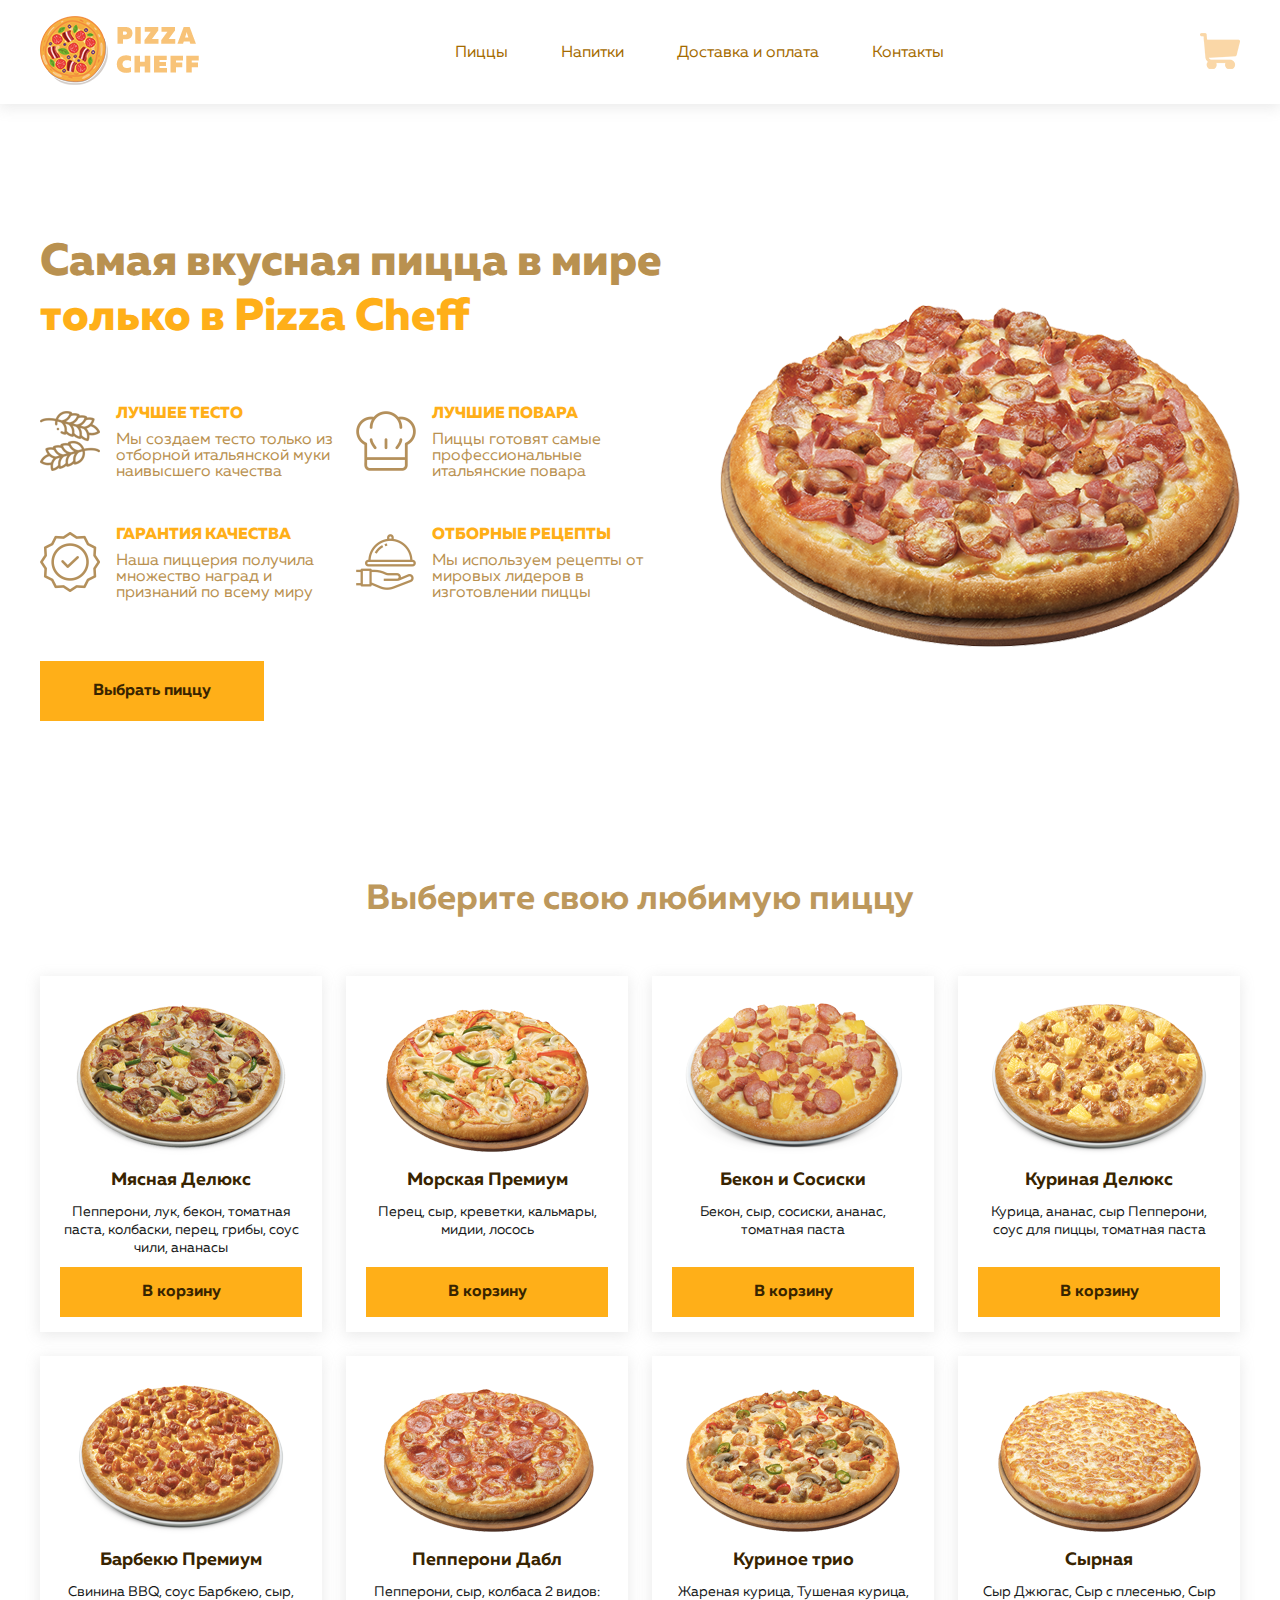
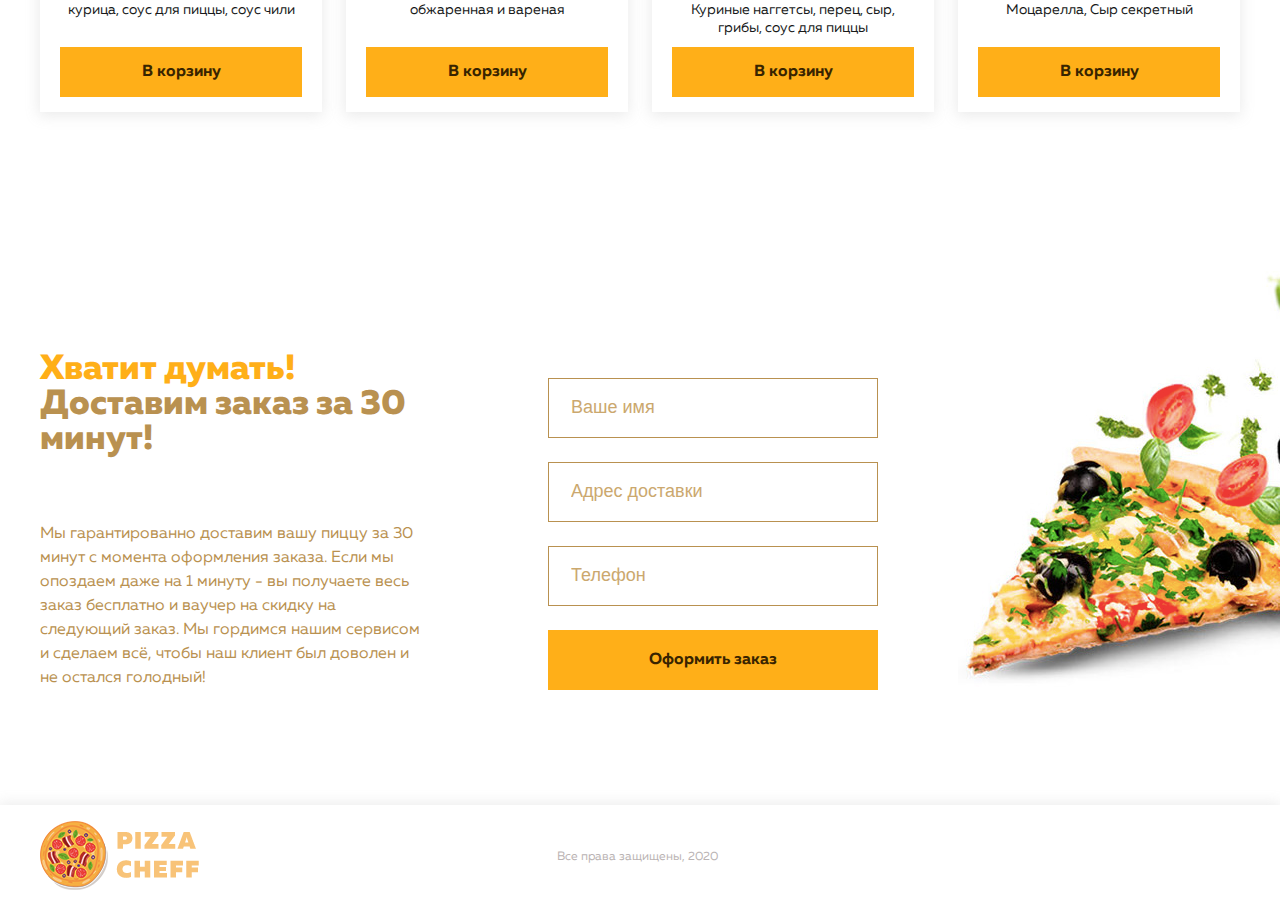
<file: 12.Адаптивная верстка/index.html>
<!DOCTYPE html>
<html lang="en">
<head>
    <meta charset="UTF-8">
    <meta name="viewport" content="width=device-width, initial-scale=1.0">
    <meta name="viewport" content="width=device-width, initial-scale=1">
    <link rel="stylesheet" href="css/style.css">
    <link rel="stylesheet" href="css/adaptive.css">
    <title>Document</title>
</head>
<body>
    
<header class="header">
    <div class="container">
        <div class="burger" id="burger">
            <svg xmlns="http://www.w3.org/2000/svg" id="Layer_1" enable-background="new 0 0 512 512" height="512"
                viewBox="0 0 512 512" width="512">
                <path
                    d="m464.883 64.267h-417.766c-25.98 0-47.117 21.136-47.117 47.149 0 25.98 21.137 47.117 47.117 47.117h417.766c25.98 0 47.117-21.137 47.117-47.117 0-26.013-21.137-47.149-47.117-47.149z" />
                <path
                    d="m464.883 208.867h-417.766c-25.98 0-47.117 21.136-47.117 47.149 0 25.98 21.137 47.117 47.117 47.117h417.766c25.98 0 47.117-21.137 47.117-47.117 0-26.013-21.137-47.149-47.117-47.149z" />
                <path
                    d="m464.883 353.467h-417.766c-25.98 0-47.117 21.137-47.117 47.149 0 25.98 21.137 47.117 47.117 47.117h417.766c25.98 0 47.117-21.137 47.117-47.117 0-26.012-21.137-47.149-47.117-47.149z" />
            </svg>
        </div>
        <div class="logo">
            <img src="images/logo.png" alt="logo">
        </div>
        <nav class="menu" id="menu">
            <div class="close">
                <svg xmlns="http://www.w3.org/2000/svg" xmlns:xlink="http://www.w3.org/1999/xlink" version="1.1" id="Layer_1" x="0px"
                    y="0px" viewBox="0 0 492 492" style="enable-background:new 0 0 492 492;" xml:space="preserve">
                    <g>
                        <g>
                            <path
                                d="M300.188,246L484.14,62.04c5.06-5.064,7.852-11.82,7.86-19.024c0-7.208-2.792-13.972-7.86-19.028L468.02,7.872    c-5.068-5.076-11.824-7.856-19.036-7.856c-7.2,0-13.956,2.78-19.024,7.856L246.008,191.82L62.048,7.872    c-5.06-5.076-11.82-7.856-19.028-7.856c-7.2,0-13.96,2.78-19.02,7.856L7.872,23.988c-10.496,10.496-10.496,27.568,0,38.052    L191.828,246L7.872,429.952c-5.064,5.072-7.852,11.828-7.852,19.032c0,7.204,2.788,13.96,7.852,19.028l16.124,16.116    c5.06,5.072,11.824,7.856,19.02,7.856c7.208,0,13.968-2.784,19.028-7.856l183.96-183.952l183.952,183.952    c5.068,5.072,11.824,7.856,19.024,7.856h0.008c7.204,0,13.96-2.784,19.028-7.856l16.12-16.116    c5.06-5.064,7.852-11.824,7.852-19.028c0-7.204-2.792-13.96-7.852-19.028L300.188,246z" />
                        </g>
                    </g>
                </svg>
            </div>
            <ul>
                <li class="menu-item">
                    <a href="#">Пиццы</a>
                </li>
                <li class="menu-item">
                    <a href="#">Напитки</a>
                </li>
                <li class="menu-item">
                    <a href="#">Доставка и оплата</a>
                </li>
                <li class="menu-item">
                    <a href="#">Контакты</a>
                </li>
            </ul>
        </nav>
        <div class="cart">
            <img src="images/commerce-and-shopping.png" alt="Cart">
        </div>
    </div>
</header>

<section class="main">
    <div class="container">
        <div class="main-info">
            <h1 class="double-title">
                Самая вкусная пицца в мире
                <span>только в Pizza Cheff</span>
            </h1>
            <div class="main-advantages">
                <div class="advantage">
                    <div class="advantage-image">
                        <img src="images/hop.png" alt="Hop">
                    </div>
                    <div class="advantage-text">
                        <div class="advantage-title">
                            Лучшее тесто
                        </div>
                        <div class="advantage-description">
                            Мы создаем тесто только из
                            отборной итальянской муки
                            наивысшего качества
                        </div>
                    </div>
                </div>
                <div class="advantage">
                    <div class="advantage-image">
                        <img src="images/kitchen-pack.png" alt="Kitchen pack">
                    </div>
                    <div class="advantage-text">
                        <div class="advantage-title">
                            Лучшие повара
                        </div>
                        <div class="advantage-description">
                            Пиццы готовят самые
                            профессиональные
                            итальянские повара
                        </div>
                    </div>
                </div>
                <div class="advantage">
                    <div class="advantage-image">
                        <img src="images/seo-and-web.png" alt="Seo">
                    </div>
                    <div class="advantage-text">
                        <div class="advantage-title">
                            Гарантия качества
                        </div>
                        <div class="advantage-description">
                            Наша пиццерия получила
                            множество наград и
                            признаний по всему миру
                        </div>
                    </div>
                </div>
                <div class="advantage">
                    <div class="advantage-image">
                        <img src="images/holidays.png" alt="Holidays">
                    </div>
                    <div class="advantage-text">
                        <div class="advantage-title">
                            Отборные рецепты
                        </div>
                        <div class="advantage-description">
                            Мы используем рецепты
                            от мировых лидеров
                            в изготовлении пиццы
                        </div>
                    </div>
                </div>
            </div>
            <div class="main-action">
                <button class="btn">Выбрать пиццу</button>
            </div>
        </div>
        <div class="main-image">
            <img src="images/pizza_big.png" alt="Big pizza">
        </div>
    </div>
</section>

<section class="products">
    <div class="container">
        <h2 class="products-title">
            Выберите свою любимую пиццу 
        </h2>
        <div class="products-items">
            <div class="product">
                <div class="product-image">
                    <img src="images/pizza1.png" alt="pizza 1">
                </div>
                <div class="product-title">
                    Мясная Делюкс
                </div>
                <div class="product-text">
                    Пепперони, лук, бекон, томатная паста, колбаски, перец, грибы, соус чили, ананасы
                </div>
                <div class="product-action">
                    <button class="btn">В корзину</button>
                </div>
            </div>
            <div class="product">
                <div class="product-image">
                    <img src="images/pizza2.png" alt="pizza 2">
                </div>
                <div class="product-title">
                    Морская Премиум
                </div>
                <div class="product-text">
                    Перец, сыр, креветки, кальмары, мидии, лосось
                </div>
                <div class="product-action">
                    <button class="btn">В корзину</button>
                </div>
            </div>
            <div class="product">
                <div class="product-image">
                    <img src="images/pizza3.png" alt="pizza 3">
                </div>
                <div class="product-title">
                    Бекон и Сосиски
                </div>
                <div class="product-text">
                    Бекон, сыр, сосиски, ананас, томатная паста
                </div>
                <div class="product-action">
                    <button class="btn">В корзину</button>
                </div>
            </div>
            <div class="product">
                <div class="product-image">
                    <img src="images/pizza4.png" alt="pizza 4">
                </div>
                <div class="product-title">
                    Куриная Делюкс
                </div>
                <div class="product-text">
                    Курица, ананас, сыр Пепперони, соус для пиццы, томатная паста
                </div>
                <div class="product-action">
                    <button class="btn">В корзину</button>
                </div>
            </div>
            <div class="product">
                <div class="product-image">
                    <img src="images/pizza5.png" alt="pizza 5">
                </div>
                <div class="product-title">
                    Барбекю Премиум
                </div>
                <div class="product-text">
                    Свинина BBQ, соус Барбкею, сыр, курица, соус для пиццы, соус чили
                </div>
                <div class="product-action">
                    <button class="btn">В корзину</button>
                </div>
            </div>
            <div class="product">
                <div class="product-image">
                    <img src="images/pizza6.png" alt="pizza 6">
                </div>
                <div class="product-title">
                    Пепперони Дабл
                </div>
                <div class="product-text">
                    Пепперони, сыр, колбаса 2 видов: обжаренная и вареная
                </div>
                <div class="product-action">
                    <button class="btn">В корзину</button>
                </div>
            </div>
            <div class="product">
                <div class="product-image">
                    <img src="images/pizza7.png" alt="pizza 7">
                </div>
                <div class="product-title">
                    Куриное трио
                </div>
                <div class="product-text">
                    Жареная курица, Тушеная курица, Куриные наггетсы, перец, сыр, грибы, соус для пиццы
                </div>
                <div class="product-action">
                    <button class="btn">В корзину</button>
                </div>
            </div>
            <div class="product">
                <div class="product-image">
                    <img src="images/pizza8.png" alt="pizza 8">
                </div>
                <div class="product-title">
                    Сырная
                </div>
                <div class="product-text">
                    Сыр Джюгас, Сыр с плесенью, Сыр Моцарелла, Сыр секретный
                </div>
                <div class="product-action">
                    <button class="btn">В корзину</button>
                </div>
            </div>
        </div>
    </div>
</section>

<section class="order">
    <div class="container">
        <div class="order-text">
            <div class="order-text-title double-title">
                <span>Хватит думать!</span> Доставим заказ за 30 минут!
            </div>
            <div class="order-text-message">
                Мы гарантированно доставим вашу пиццу за 30 минут с момента оформления заказа. Если мы опоздаем даже на 1 минуту - вы
                получаете весь заказ бесплатно и ваучер на скидку на следующий заказ. Мы гордимся нашим сервисом и сделаем всё, чтобы
                наш клиент был доволен и не остался голодный!
            </div>
        </div>
        <div class="order-form">
            <input type="text" class="order-input" placeholder="Ваше имя">
            <input type="text" class="order-input" placeholder="Адрес доставки">
            <input type="text" class="order-input" placeholder="Телефон">
            <button class="btn">Оформить заказ</button>
        </div>
        <div class="order-image">
            <img src="images/pizzzzza.png" alt="pizzaaa">
        </div>
    </div>
</section>

<footer class="footer">
    <div class="container">
        <div class="logo">
            <img src="images/logo.png" alt="logo">
        </div>
        <div class="rights">Все права защищены, 2020</div>
    </div>
</footer>

<script>
    document.getElementById('burger').onclick = function () {
        document.getElementById('menu').classList.add('open');
    }

    document.querySelectorAll('#menu *').forEach((item) => {
        item.onclick = () => {
            document.getElementById('menu').classList.remove('open');
        }
    })
</script>

</body>
</html>
</file>
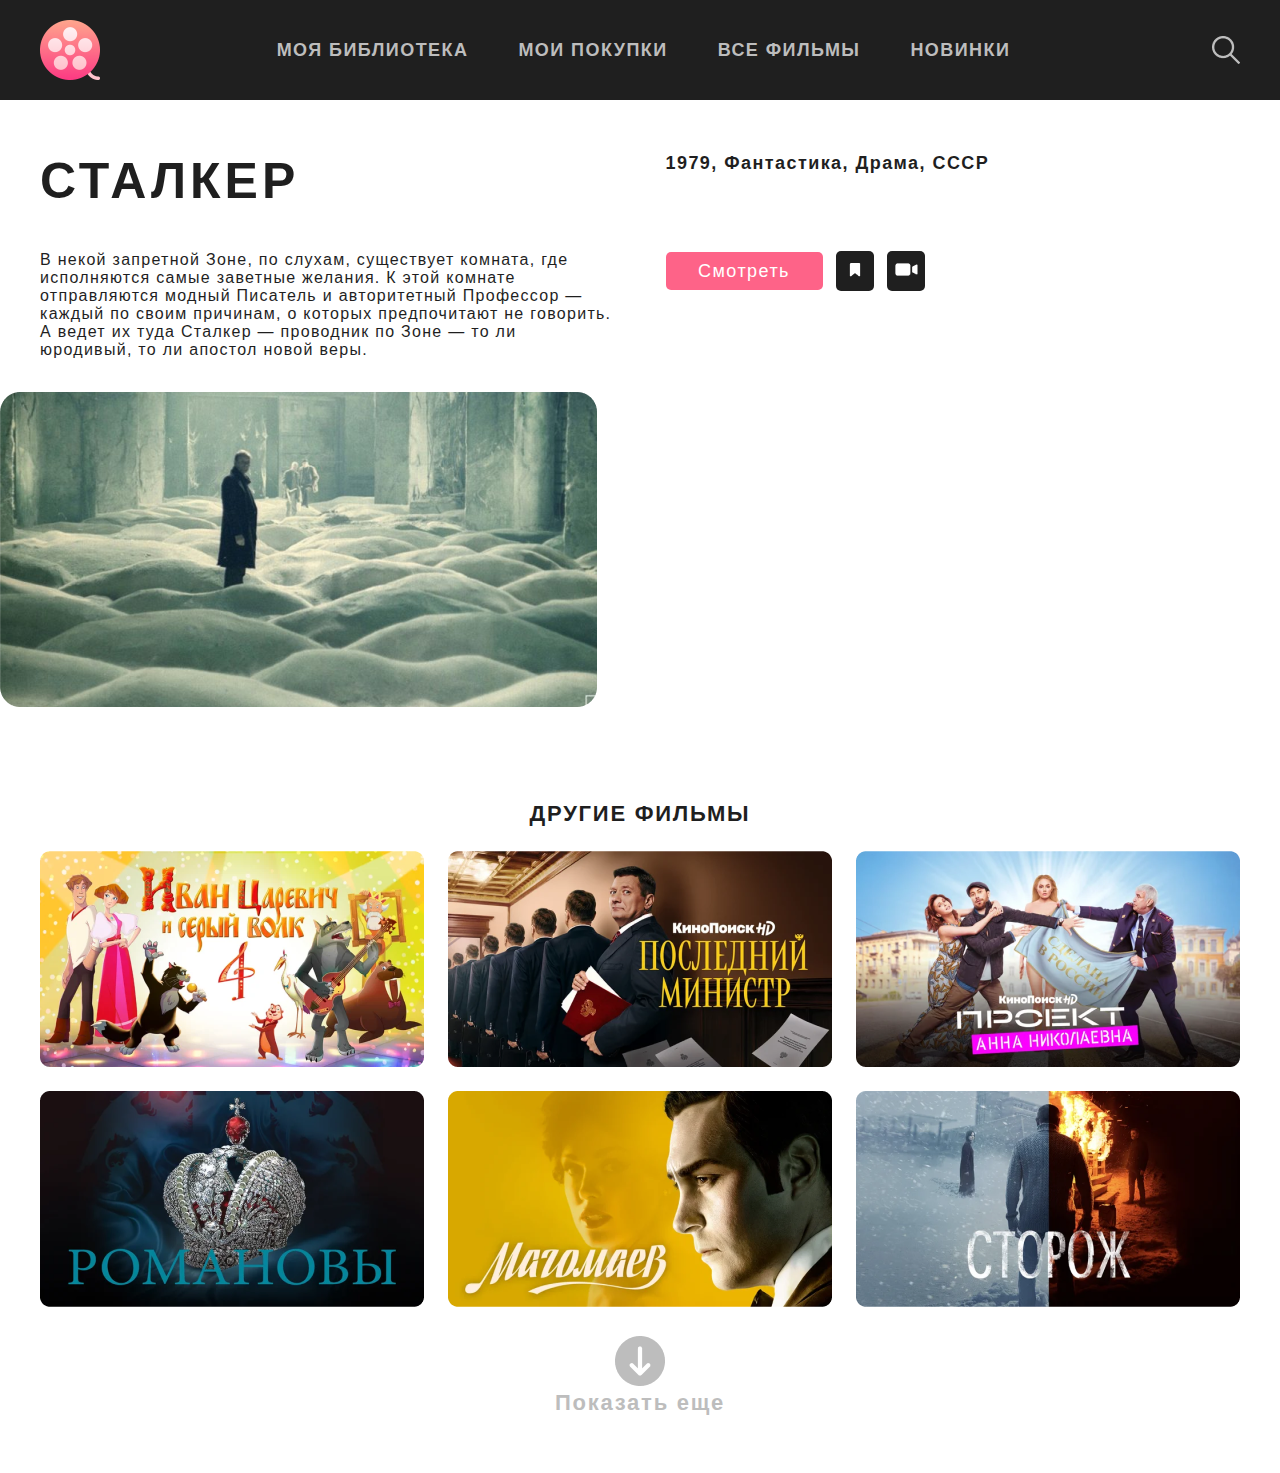
<file: 13.Css Grid Layout/index.html>
<!DOCTYPE html>
<html lang="en">
<head>
    <meta charset="UTF-8">
    <meta name="viewport" content="width=device-width, initial-scale=1.0">
    <link rel="stylesheet" href="css/style.css">
    <link rel="stylesheet" href="css/adaptive.css">
    <title>Document</title>
</head>
<body>

   <header class="header">
        <div class="container">
            <div class="burger">☰</div>
            <a href="#" class="logo">
                <img src="images/technology.png" alt="Логотип">
            </a>
            <nav class="menu">
                <ul>
                    <li>
                        <a href="#">моя библиотека</a>
                    </li>
                    <li>
                        <a href="#">мои покупки</a>
                    </li>
                    <li>
                        <a href="#">Все фильмы</a>
                    </li>
                    <li>
                        <a href="#">Новинки</a>
                    </li>
                </ul>
            </nav>
            <a href="#" class="header-search">
                <img src="images/icon.png" alt="Поиск">
            </a>
        </div>
    </header>

    <section class="main">
        <div class="container">
                <h1>Сталкер</h1>
                <div class="main-info-text">
                    1979, фантастика, драма, СССР
                </div>
                <div class="main-info-description">
                    В некой запретной Зоне, по слухам, существует комната, где исполняются самые заветные желания. К этой комнате
                    отправляются модный Писатель и авторитетный Профессор — каждый по своим причинам, о которых предпочитают не
                    говорить. А ведет их туда Сталкер — проводник по Зоне — то ли юродивый, то ли апостол новой веры.
                </div>
                <div class="main-action">
                    <a href="#" class="button button-pink">Смотреть</a>
                    <a href="#" class="button button-black button-black-bookmark"><img src="images/bookmark.png" alt="Закладка"></a>
                    <a href="#" class="button button-black button-black-camera"><img src="images/camera.png" alt="Камера"></a>
                </div>
            </div>
            <div class="main-image">
                <img src="images/stalker.png" alt="Изображение фильма сталкер">
            </div>
        </div>
    </section>

    <section class="films">
        <div class="container">
            <h2>Другие фильмы</h2>
            <div class="films-items">
                <a href="#" class="films-item">
                    <img src="images/image1.png" alt="Изображение фильма">
                </a>
                <a href="#" class="films-item">
                    <img src="images/image2.png" alt="Изображение фильма">
                </a>
                <a href="#" class="films-item">
                    <img src="images/image3.png" alt="Изображение фильма">
                </a>
                <a href="#" class="films-item">
                    <img src="images/image4.png" alt="Изображение фильма">
                </a>
                <a href="#" class="films-item">
                    <img src="images/image5.png" alt="Изображение фильма">
                </a>
                <a href="#" class="films-item">
                    <img src="images/image6.png" alt="Изображение фильма">
                </a>
            </div>
            <div class="films-more">
                <img src="images/arrows.png" alt="Иконка загрузки">
                <div class="show-more">Показать еще</div>
            </div>
        </div>
    </section>

</body>
</html>
</file>
<file: 12.Адаптивная верстка/css/style.css>
* {
    margin: 0;
    padding: 0;
}

@font-face {
    font-family: Muller;
    src: url("../fonts/MullerRegular.otf");
}

@font-face {
    font-family: MullerBold;
    src: url("../fonts/MullerBold.otf");
}

@font-face {
    font-family: MullerExtraBold;
    src: url("../fonts/MullerExtraBold.otf");
}

body {
    font-family: Muller, sans-serif;
}

.header {
    background-color: rgb(255, 255, 255);
    box-shadow: 0 3px 13.8px 1.2px rgba(152, 152, 152, 0.2);
    padding: 16px 0 15px 0;
}

.container {
    max-width: 1200px;
    margin: 0 auto;
}

.header .container {
    display: flex;
    align-items: center;
    justify-content: space-between;
}

.menu {
    justify-content: center;
}

.menu ul {
    list-style: none;
    display: flex;
    width: 489px;
    justify-content: space-between;
}

.menu-item a {
    text-decoration: none;
    font-size: 16px;
    color: rgb(164, 107, 0);
    line-height: 1;
}

.main {
    margin: 132px 0 81px 0;
}

.main .container {
    display: flex;
    align-items: center;
    justify-content: space-between;
}

.main-info {
    max-width: 622px;
}

.main-info h1 {
    font-size: 45px;
    font-family: MullerExtraBold, sans-serif;
    line-height: 1.222;
}

.double-title {
    color: rgb(185, 145, 80);
}

.double-title span{
    color: #ffaf18;
}

.main-advantages {
    margin-top: 13px;
    display: flex;
    flex-wrap: wrap;
    justify-content: space-between;
}

.advantage {
    max-width: 306px;
    display: flex;
    align-items: center;
    justify-content: space-between;
    margin-top: 47px;
}

.advantage-text {
    margin-left: 16px;
}

.advantage-title {
    font-size: 16px;
    font-family: MullerExtraBold, sans-serif;
    color: rgb(255, 175, 24);
    text-transform: uppercase;
    margin-bottom: 10px;
}

.advantage-description {
    font-size: 16px;
    color: rgb(185, 145, 80);
}

.main-action {
    margin-top: 60px;
}

.btn {
    background-color: rgb(255, 175, 24);
    width: 224px;
    height: 60px;
    cursor: pointer;
    outline: none;
    border: 0;
    padding: 22px;
    box-sizing: border-box;
    font-size: 16px;
    font-family: MullerBold, sans-serif;
    color: rgb(56, 36, 0);
}




.products {
    padding: 80px 0 120px 0;
}

.products-title {
    font-size: 35px;
    font-family: MullerBold, sans-serif;
    color: rgb(189, 152, 92);
    text-align: center;
}

.products-items {
    display: flex;
    margin-top: 35px;
    justify-content: space-between;
    flex-wrap: wrap;
}

.product {
    width: 282px;
    background-color: rgb(255, 255, 255);
    box-shadow: 0 3px 13.8px 1.2px rgba(152, 152, 152, 0.2);
    text-align: center;
    padding: 15px 20px;
    box-sizing: border-box;
    margin-top: 24px;
}

.product-image {
    height: 180px;
    display: flex;
    align-items: center;
    justify-content: center;
}

.product-title {
    font-size: 18px;
    font-family: MullerBold, sans-serif;
    color: rgb(56, 36, 0);
}

.product-text {
    font-size: 14px;
    color: rgb(24, 26, 26);
    line-height: 1.286;
    height: 49px;
    margin: 14px 0 15px 0;
}

.product-action .btn {
    width: 242px;
    height: 50px;
    padding: 17px;
}




.order {
    padding: 120px 0 115px 0;
    overflow: hidden;
}

.order .container {
    display: flex;
    align-items: flex-end;
    justify-content: space-between;
}

.order-text {
    max-width: 384px;
}

.order-text-title {
    font-size: 35px;
    font-family: MullerExtraBold, sans-serif;
    margin-bottom: 65px;
}

.order-text-message {
    font-size: 16px;
    color: rgb(185, 145, 80);
    line-height: 1.5;
}

.order-form {
    margin-left: 122px;
    max-width: 330px;
}

.order-input {
    border-width: 1px;
    border-color: rgb(185, 145, 80);
    border-style: solid;
    background-color: rgb(255, 255, 255);
    width: 330px;
    font-size: 18px;
    color: rgb(119, 94, 49);
    padding: 23px 22px 24px 22px;
    margin-bottom: 24px;
    box-sizing: border-box;
    height: 60px;
    outline: none;
}

.order-input::placeholder {
    color: rgb(203, 168, 110);
}

.order .btn {
    width: 330px;
    height: 60px;
}

.order-image {
    width: 282px;
    position: relative;
    margin-left: 78px;
}

.order-image img {
    position: absolute;
    bottom: -35px;
    left: 0;
}

.footer {
    background-color: rgb(255, 255, 255);
    box-shadow: 0px 0px 13.8px 1.2px rgba(152, 152, 152, 0.2);
    padding: 16px 0 15px 0;
}

.footer .container {
    display: flex;
    align-items: center;
}

.rights {
    font-size: 12px;
    color: rgb(186, 179, 179);
    margin-left: 358px;
}

.burger {
    display: none;
}

.close {
    display: none;
}
</file>
<file: 12.Адаптивная верстка/css/adaptive.css>
/* 1024-1229 */
@media screen and (max-width: 1229px) {
    .container {
        padding-left: 15px;
        padding-right: 15px;
    }

    .main-image {
        width: 400px;
    }

    .main-image img {
        max-width: 100%;
    }

    .products-items {
        justify-content: center;
    }

    .product {
        margin: 12px;
    }

    .order-form {
        margin-left: 45px;
    }

    .order .container {
        max-width: 1024px;
    }
}

/* 768-1023 */
@media screen and (max-width: 1023px) {
    .menu ul {
        width: 420px;
    }

    .main .container {
        flex-direction: column;
    }

    .main-image {
        order: 1;
    }

    .main-info {
        order: 2;
    }

    .main {
        margin-top: 70px;
    }

    .main-info h1 {
        text-align: center;
    }

    .main-action {
        text-align: center;
    }

    .products {
        padding-top: 0;
        padding-bottom: 40px;
    }

    .order {
        padding-top: 60px;
        position: relative;
    }

    .order-image {
        position: absolute;
        z-index: -1;
        right: calc(50% - 400px);
    }

    .order-image img {
        position: relative;
    }

    .order .container {
        justify-content: center;
    }
}

/* 425-767 */
@media screen and (max-width: 767px) {
    .footer .container {
        justify-content: space-between;
    }

    .rights {
        margin-left: 0;
    }

    .header .container {
        flex-wrap: wrap;
        justify-content: space-between;
        max-width: 390px;
    }

    .menu {
        order: 3;
        margin-top: 15px;
        flex-basis: 100%;
    }

    .menu ul {
        max-width: 390px;
    }

    .cart {
        margin-left: 20px;
    }

    .main-info h1 {
        line-height: 45px;
    }

    .main-advantages {
        max-width: 306px;
        margin-left: auto;
        margin-right: auto;
    }

    .order .container {
        flex-direction: column;
        align-items: center;
    }

    .order-text-title {
        text-align: center;
        margin-bottom: 30px;
    }

    .order-text-message {
        text-align: center;
        margin-bottom: 25px;
    }

    .order-form {
        margin-left: 0;
    }
}

/* 375-424 */
@media screen and (max-width: 424px) {

    .menu {
        display: none;
    }
    
    .menu {
        position: fixed;
        width: 100%;
        height: 100%;
        margin: 0;
        top: 0;
        left: 0;
        background: #000000c9;
    }

    .menu ul {
        flex-direction: column;
        align-items: center;
        justify-content: flex-start;
        margin: 0 auto;
    }

    .menu-item {
        margin: 15px 0;
    }

    .main-image {
        max-width: 100%;
    }

    .burger {
        display: block;
    }

    .burger svg {
        width: 36px;
        height: 36px;
        fill: #f9d7a8;
        margin-right: 20px;
    }

    .menu.open {
        display: flex;
        align-items: center;
    }

    .menu.close {
        display: block;
        width: 24px;
        height: 24px;
        fill: rgb(164, 107, 0);
        position: absolute;
        top: 20px;
        left: 20px;
    }
}

/* 320-374 */
@media screen and (max-width: 374px) {
    .main-info h1 {
        font-size: 38px;
    }

    .order-form {
        text-align: center;
    }

    .order-input {
        width: 290px;
    }

    .order .btn {
        width: 290px;
    }

    .rights {
        margin-left: 20px;
    }
}
</file>
<file: 13.Css Grid Layout/css/style.css>
* {
    padding: 0;
    margin: 0;
}

body {
    font-family: Arial, sans-serif;
}

.header {
    background-color: #1F1F1F;
    padding: 20px 0 20px 0;
}

.container {
    max-width: 1200px;
    margin: 0 auto;
}

.header .container, .main .container {
    font-size: 0;
}

.header .container {
    display: grid;
    grid-template-columns: 60px 1fr 28px;
    align-items: center;
}

.logo {
    display: inline-block;
    vertical-align: middle;
}

.logo img {
    width: 60px;
}

.menu {
    justify-self: center;
}

.menu ul {
    list-style: none;
}

.menu ul li {
    display: inline-block;
    vertical-align: middle;
    margin: 0 25px;
}

.menu ul li:first-child {
    margin-left: 0;
}

.menu ul li a {
    font-style: normal;
    font-weight: bold;
    font-size: 18px;
    line-height: 21px;
    letter-spacing: 0.08em;
    text-transform: uppercase;
    color: #bdbdbd;
    text-decoration: none;
}

.header-search {
    display: inline-block;
    vertical-align: middle;
}




.main {
    padding: 53px 0 45px 0;
}

.main .container {
    display: grid;
    grid-column-gap: 51px;
    grid-template-columns: 1fr 1fr;
}

.main-image {
    grid-column: 2 / 3;
    grid-row: 1 / 5;
}

.main-image img {
    max-width: 100%;
}

.main h1 {
    font-style: normal;
    font-weight: bold;
    font-size: 50px;
    line-height: 57px;
    letter-spacing: 0.08em;
    text-transform: uppercase;
    color: #1f1f1f;
    margin-bottom: 41px;
}

.main-info-text {
    font-style: normal;
    font-weight: bold;
    font-size: 18px;
    line-height: 21px;
    letter-spacing: 0.08em;
    text-transform: capitalize;
    color: #1f1f1f;
    margin-bottom: 14px;
}

.main-info-description {
    font-style: normal;
    font-weight: normal;
    font-size: 16px;
    line-height: 18px;
    letter-spacing: 0.08em;
    color: #1f1f1f;
    margin-bottom: 33px;
}

.button {
    border-radius: 5px;
    color: #ffffff;
    padding: 10px;
    font-style: normal;
    font-weight: normal;
    font-size: 18px;
    line-height: 18px;
    letter-spacing: 0.08em;
    text-transform: capitalize;
    text-decoration: none;
    text-align: center;
    display: inline-block;
    cursor: pointer;
}

.button.button-pink {
    background-color: #fe6388;
    width: 137px;
}

.button.button-pink:hover {
    background-color: #8a142f;
}

.button.button-black {
    background-color: #1f1f1f;
    margin-left: 13px;
    width: 38px;
    height: 40px;
    box-sizing: border-box;
}

.button.button-black:hover {
    background-color: #000000;
}

.button.button-black.button.button-black-bookmark {
    line-height: 21px;
}

.button.button-black.button.button-black-camera {
    padding-top: 5px;
    line-height: 37px;
    padding-left: 8px;
}

.main-action {
    display: inline-block;
}

.main-action a.button {
    display: inline-block;
    vertical-align: middle;
}




.films {
    padding: 45px 0 53px 0;
}

.films h2 {
    font-style: normal;
    font-weight: bold;
    font-size: 22px;
    line-height: 25px;
    letter-spacing: 0.08em;
    text-transform: uppercase;
    color: #1f1f1f;
    margin-bottom: 25px;
    text-align: center;
}

.films-items {
   display: grid;
   gap: 20px 24px; 
   grid-template-columns: repeat(auto-fill, minmax(280px, 384px));
   margin-top: 10px;
   margin-bottom: 10px;
   justify-content: center;
}

.films-item img {
    max-width: 100%;
}

.films-item:hover {
    box-shadow: 0 0 20px rgb(0, 0, 0);
    border-radius: 10px;
}

.films-more {
    margin-top: 25px;
    text-align: center;
    margin-bottom: 5px;
}

.films-more:hover .show-more {
    color: #1f1f1f;
}

.show-more {
    font-style: normal;
    font-weight: bold;
    font-size: 22px;
    line-height: 25px;
    letter-spacing: 0.08em;
    color: #bdbdbd;
}

.menu ul li a:hover {
    color: white;
    border-bottom: 2px solid white;
}

.header-search:hover {
    opacity: 0.5;
}

.burger {
    display: none;
}
</file>
<file: 13.Css Grid Layout/css/adaptive.css>
@media screen and (max-width: 1229px) {
    .container {
        padding-left: 20px;
        padding-right: 20px;
    }
}

@media screen and (max-width: 1023px) {
    .header .container {
        grid-template-columns: 1fr 1fr;
        grid-template-rows: 1fr 1fr;
        grid-column-gap: 50px;
    }

    .menu {
        order: 3;
        grid-column: 1 / 3;
    }

    .header-logo {
        justify-self: end;
    }
}

@media screen and (max-width: 779px) {
    .burger {
        display: block;
        color: #bbbbbb;
        font-size: 28px;
    }

    .header .container {
        grid-template-columns: 1fr 1fr 1fr;
        grid-template-rows: 1fr;
        max-width: 230px;
    }

    .menu {
        display: none;
    }
}

@media screen and (max-width: 767px) {
    .main .container {
        grid-template-columns: 1fr;
    }

    .main-image {
        grid-column: unset;
        grid-row: unset;
        order: 2;
        margin-bottom: 41px;
    }

    .main h1 {
        order: 1;
    }

    .main-info-text {
        order: 3;
    }

    .main-description {
        order: 4;
    }

    .main-actions {
        order: 5;
    }
}
</file>
